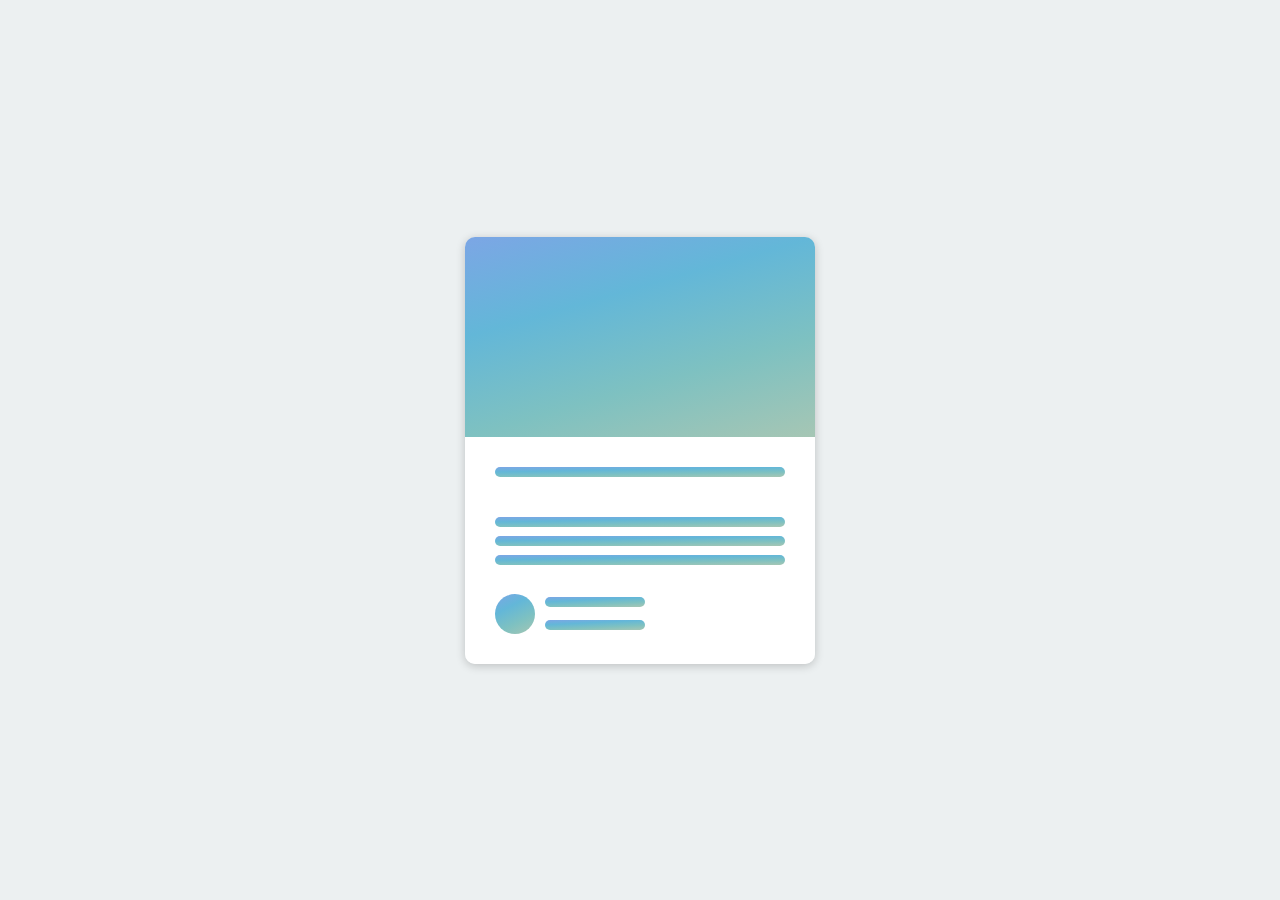
<file: 1-Content-Placeholder-main/index.html>
<!DOCTYPE html>
<html lang="en">
  <head>
    <meta charset="UTF-8" />
    <meta name="viewport" content="width=device-width, initial-scale=1.0" />
    <link rel="stylesheet" href="style.css" />
    <title>Content Placeholder</title>
  </head>
  <body>
    <div class="card">
      <div class="card-header animated-bg" id="header"><!-- <img 
        src="https://images.unsplash.com/photo-1593642532781-03e79bf5bec2?ixlib=rb-4.0.3&ixid=MnwxMjA3fDB8MHxwaG90by1wYWdlfHx8fGVufDB8fHx8&auto=format&fit=crop&w=1376&q=80" 
        alt=""> --></div>

      <div class="card-content">
        <h3 class="card-title animated-bg animated-bg-text" id="title">
        <!--  Lorem ipsum dolor sit amet. -->&nbsp;
        </h3>
        <p class="card-excerpt" id="excerpt">&nbsp;
          <!-- Lorem ipsum dolor sit amet consectetur adipisicing elit. Dolore perferendis -->
          <span class="animated-bg animated-bg-text">&nbsp;</span>
          <span class="animated-bg animated-bg-text">&nbsp;</span>
          <span class="animated-bg animated-bg-text">&nbsp;</span>
        </p>
        <div class="author">
          <div class="profile-img animated-bg" id="profile_img">&nbsp;<!-- <img src="https://images.unsplash.com/photo-1472099645785-5658abf4ff4e?ixlib=rb-4.0.3&ixid=MnwxMjA3fDB8MHxwaG90by1wYWdlfHx8fGVufDB8fHx8&auto=format&fit=crop&w=2070&q=80"> --></div>
          <div class="author-info">
            <strong class="animated-bg animated-bg-text" id="name"
              >&nbsp;<!-- John Doe --></strong
            >
            <small class="animated-bg animated-bg-text" id="date">&nbsp;<!-- Dec 13, 2022 --></small>
          </div>
        </div>
      </div>
    </div>

    <script src="script.js"></script>
  </body>
</html>
</file>
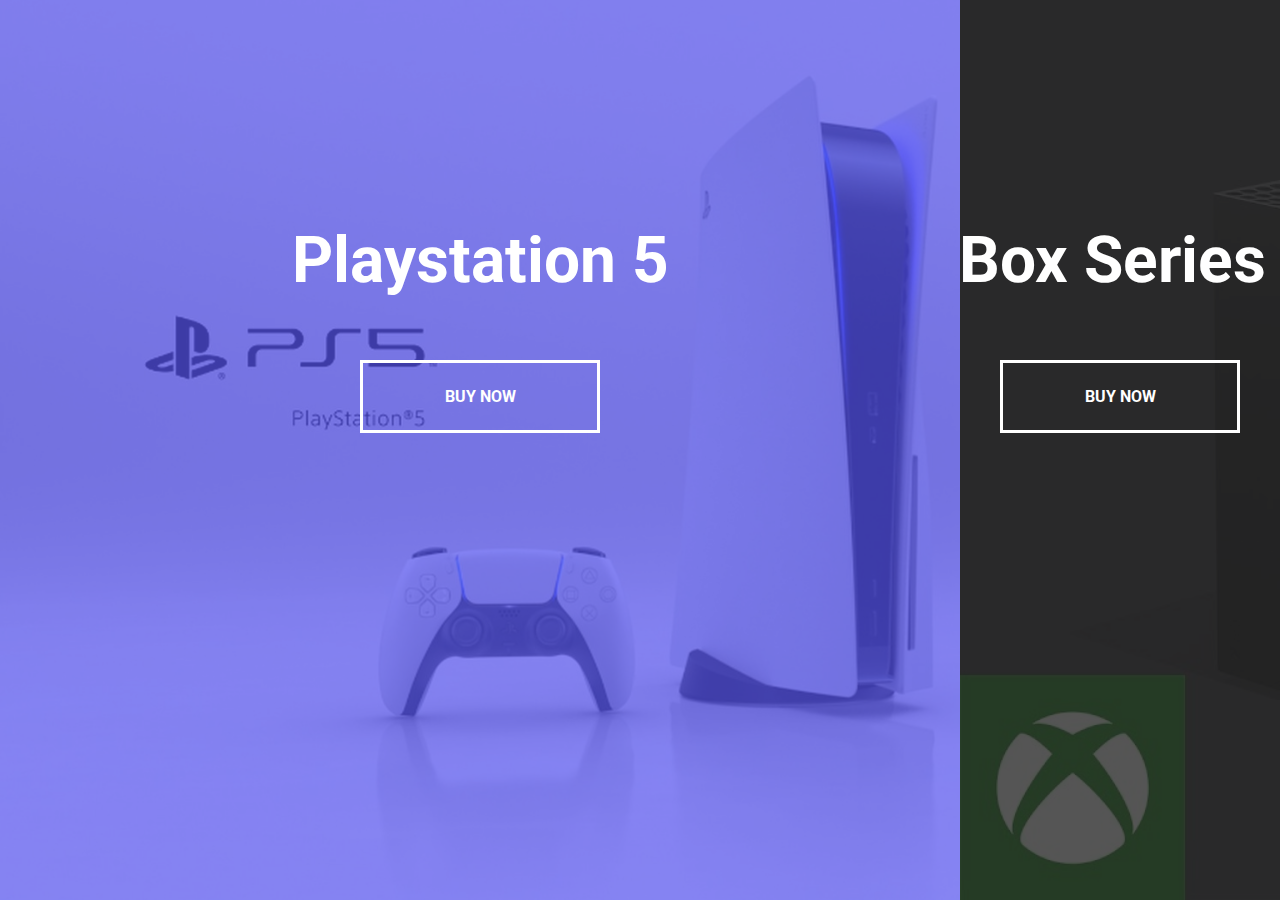
<file: 11-Split-Main/index.html>
<!DOCTYPE html>
<html lang="en">
  <head>
    <meta charset="UTF-8" />
    <meta name="viewport" content="width=device-width, initial-scale=1.0" />
    <link rel="stylesheet" href="style.css" />
    <title>Split Landing Page
    </title>
  </head>
  <body>
    <div class="container">
      <div class="split left">
        <h1>Playstation 5</h1>
        <a href="#" class="btn">Buy Now</a>
      </div>
      <div class="split right">
        <h1>XBox Series X</h1>
        <a href="#" class="btn">Buy Now</a>
      </div>
    </div>

    <script src="script.js"></script>
  </body>
</html>
</file>
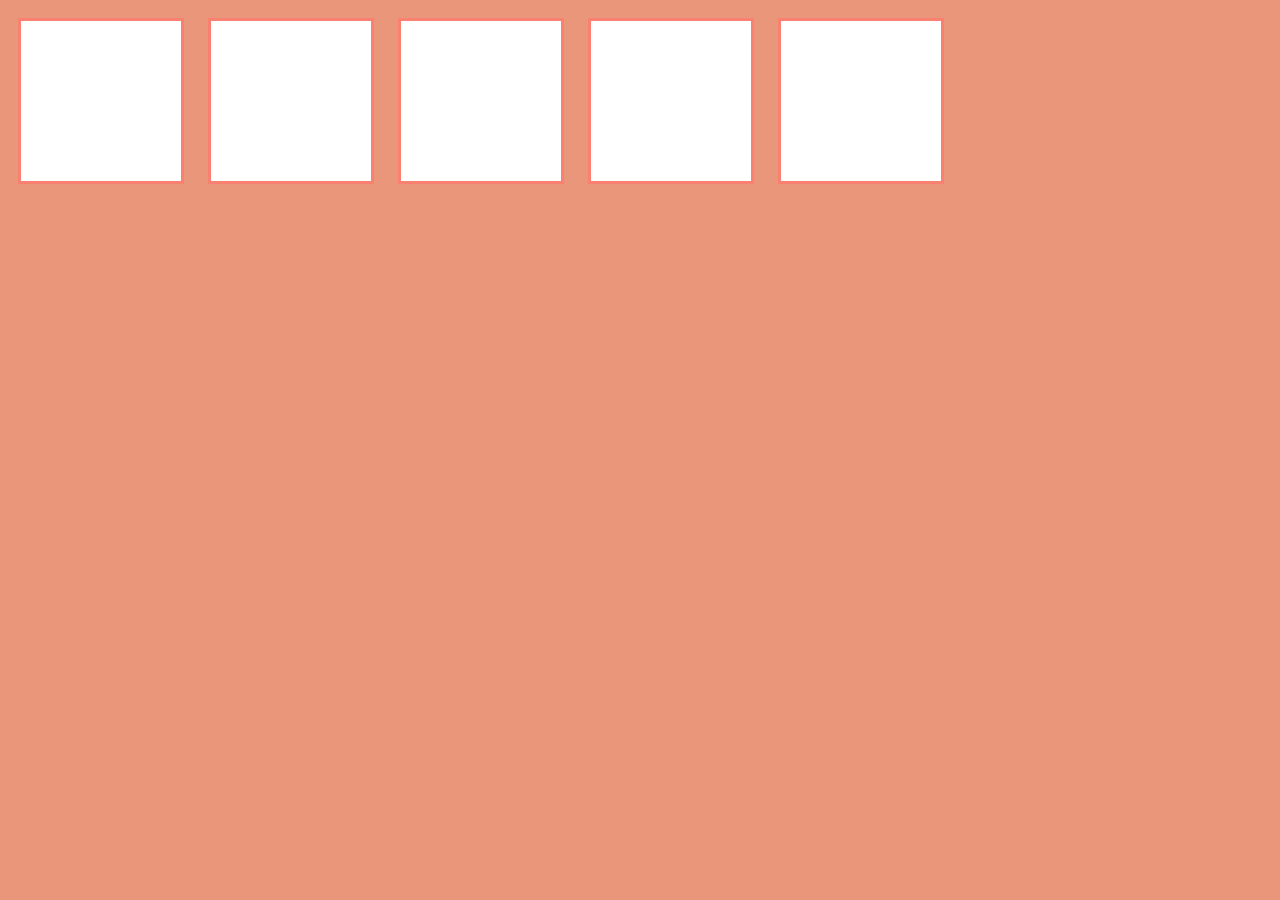
<file: 2-Drag-N-Drop-main/index.html>
<!DOCTYPE html>
<html lang="en">
<head>
    <meta charset="UTF-8">
    <meta http-equiv="X-UA-Compatible" content="IE=edge">
    <meta name="viewport" content="width=device-width, initial-scale=1.0">
    <title>Document</title>
    <link rel="stylesheet" href="style.css">
   <script src="script.js" defer></script>
</head>
<body>
    <div class="empty">
        <div class="fill" draggable="true"> </div>
      </div>
    
      <div class="empty">
      </div>
    
      <div class="empty">
      </div>
    
      <div class="empty">
      </div>
    
      <div class="empty">
      </div>
</body>
</html>
</file>
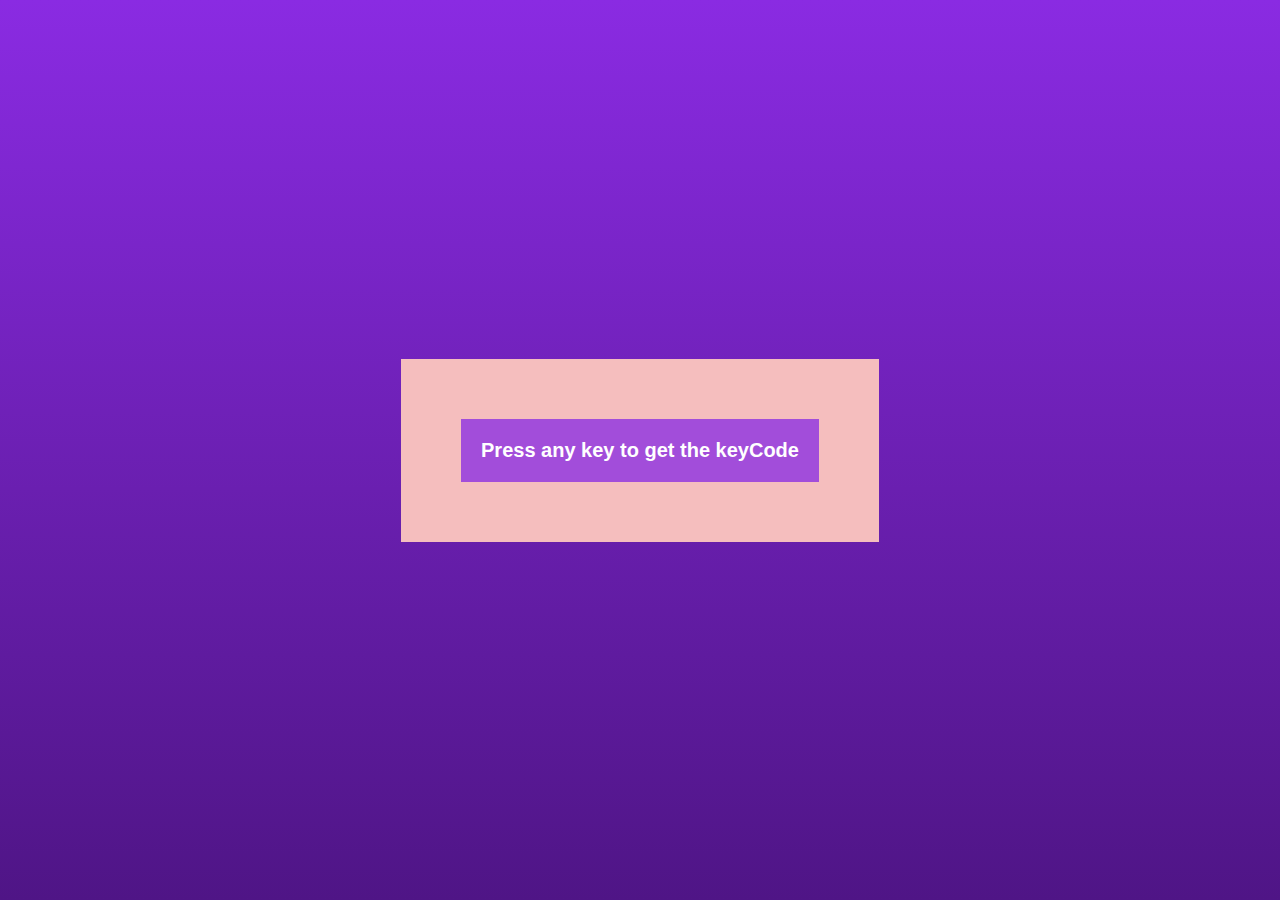
<file: 3-Event-KeyCodes-main/index.html>
<!DOCTYPE html>
<html lang="en">
<head>
    <meta charset="UTF-8">
    <meta http-equiv="X-UA-Compatible" content="IE=edge">
    <meta name="viewport" content="width=device-width, initial-scale=1.0">
    <title>Document</title>
    <link rel="stylesheet" href="style2.css">
    <script src="app.js" defer></script>
</head>
<body>
    <div id="write">
       <div class="key">Press any key to get the keyCode</div> 
    </div>
</body>
</html>
</file>
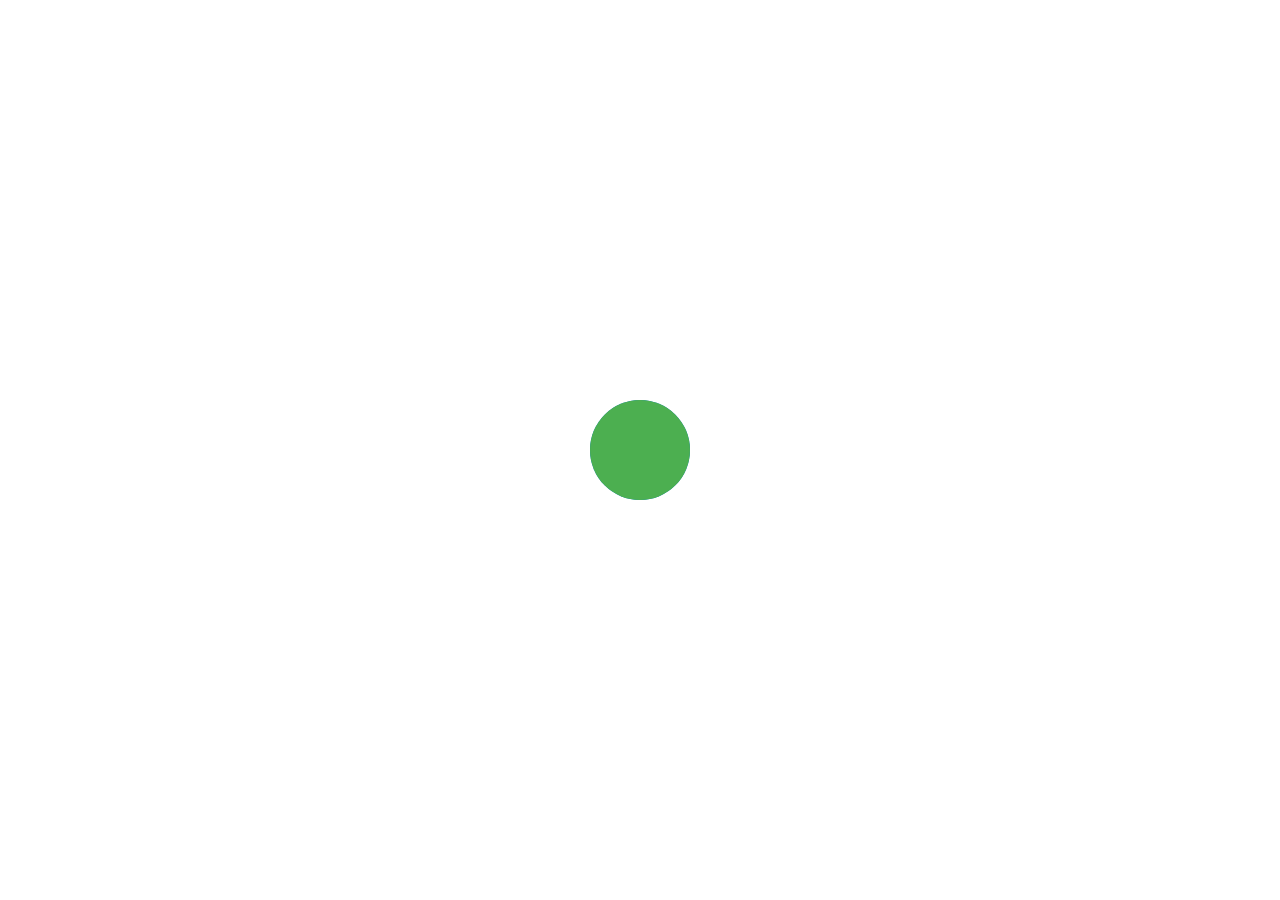
<file: 4-kinetix-loader-main/index.html>
<!DOCTYPE html>
<html lang="en">
<head>
    <meta charset="UTF-8">
    <meta http-equiv="X-UA-Compatible" content="IE=edge">
    <meta name="viewport" content="width=device-width, initial-scale=1.0">
    <title>Kinetix-Loader</title>
    <link rel="stylesheet" href="style.css">
</head>
<body>
    <div class="kinetix-loader"></div>
</body>
</html>
</file>
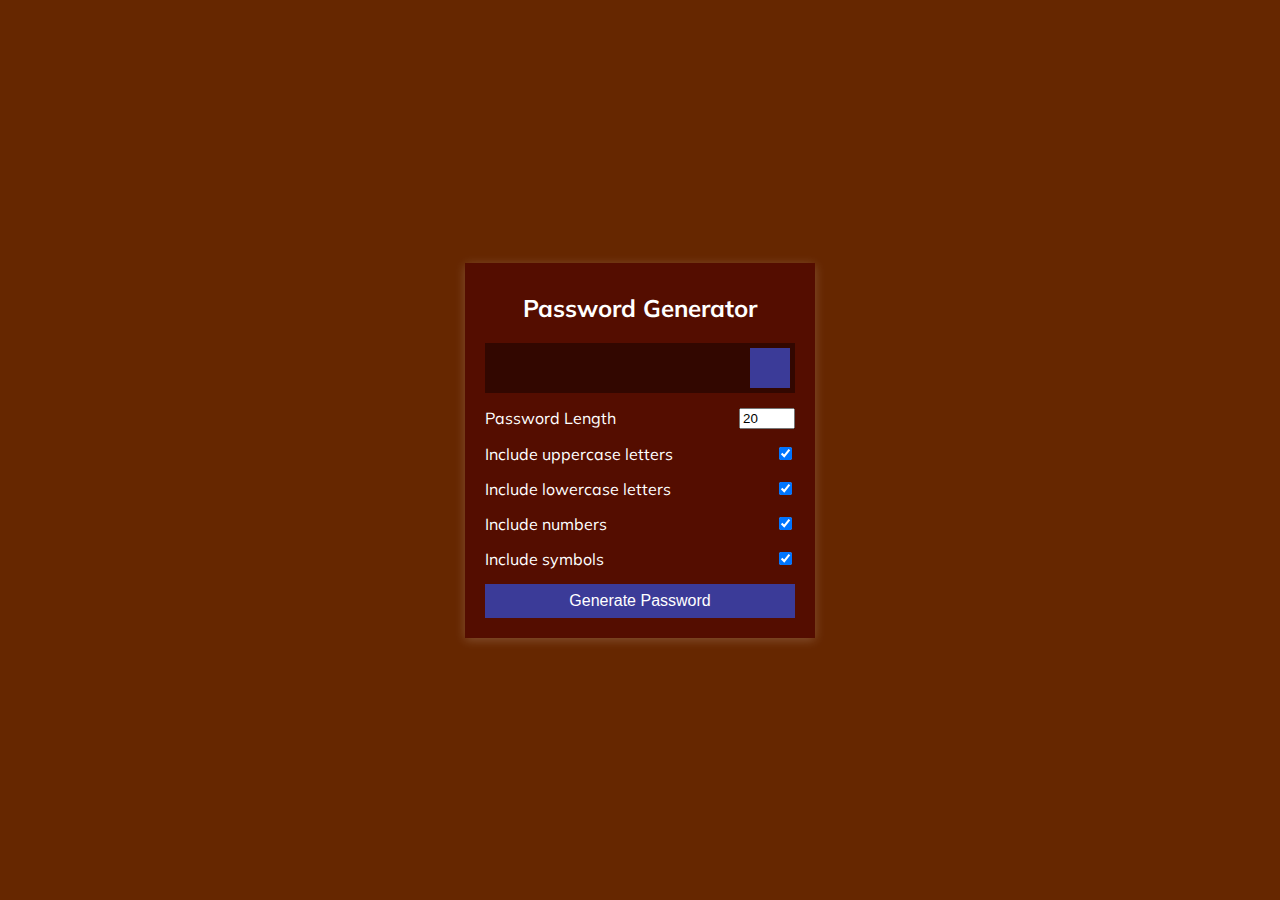
<file: 5-password-generator/index.html>
<!DOCTYPE html>
<html lang="en">
  <head>
    <meta charset="UTF-8" />
    <meta name="viewport" content="width=device-width, initial-scale=1.0" />
    <link rel="stylesheet" href="https://cdnjs.cloudflare.com/ajax/libs/font-awesome/5.14.0/css/all.min.css" integrity="sha512-1PKOgIY59xJ8Co8+NE6FZ+LOAZKjy+KY8iq0G4B3CyeY6wYHN3yt9PW0XpSriVlkMXe40PTKnXrLnZ9+fkDaog==" crossorigin="anonymous" />
    <link rel="stylesheet" href="style.css" />
    <title>Password Generator</title>
  </head>
  <body>
    <div class="container">
      <h2>Password Generator</h2>
      <div class="result-container">
        <span id="result"></span>
        <button class="btn" id="clipboard">
          <i class="far fa-clipboard"></i>
        </button>
      </div>
      <div class="settings">
        <div class="setting">
          <label>Password Length</label>
          <input type="number" id="length" min="4" max="20" value="20">
        </div>
        <div class="setting">
          <label>Include uppercase letters</label>
          <input type="checkbox" id="uppercase" checked>
        </div>
        <div class="setting">
          <label>Include lowercase letters</label>
          <input type="checkbox" id="lowercase" checked>
        </div>
        <div class="setting">
          <label>Include numbers</label>
          <input type="checkbox" id="numbers" checked>
        </div>
        <div class="setting">
          <label>Include symbols</label>
          <input type="checkbox" id="symbols" checked>
        </div>
      </div>

      <button class="btn btn-large" id="generate">
        Generate Password
      </button>
    </div>
    <script src="script.js"></script>
  </body>
</html>
</file>
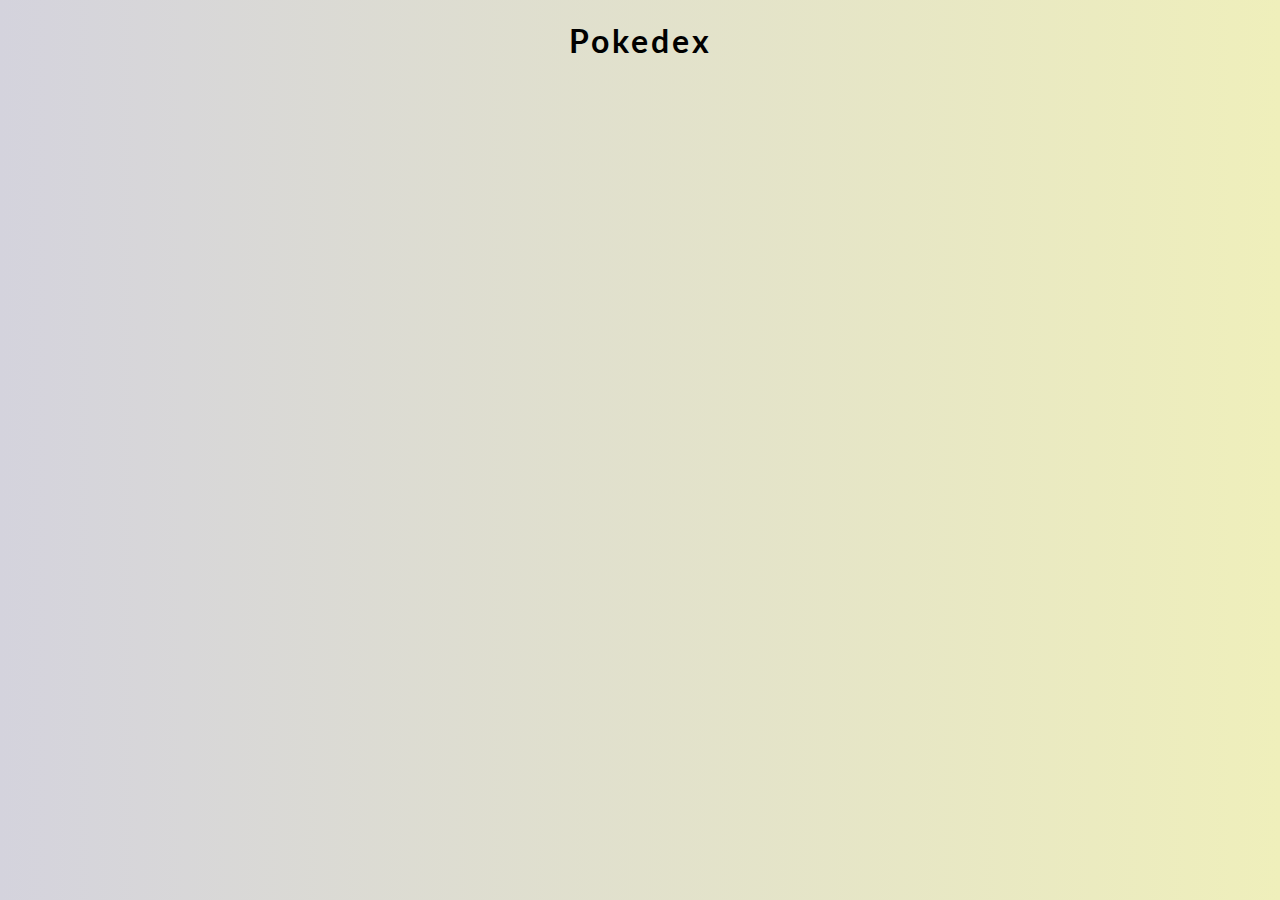
<file: 6-pokedex/index.html>
<!DOCTYPE html>
<html lang="en">
  <head>
    <meta charset="UTF-8" />
    <meta name="viewport" content="width=device-width, initial-scale=1.0" />
    <link rel="stylesheet" href="style.css" />
    <title>Pokedex</title>
  </head>
  <body>
    <h1>Pokedex</h1>
    <div class="poke-container" id="poke-container"></div>
  
    <!-- Design inspired by this Dribbble shot: https://dribbble.com/shots/5611109--Pokemon -->
    <script src="script.js"></script>
  </body>
</html>
</file>
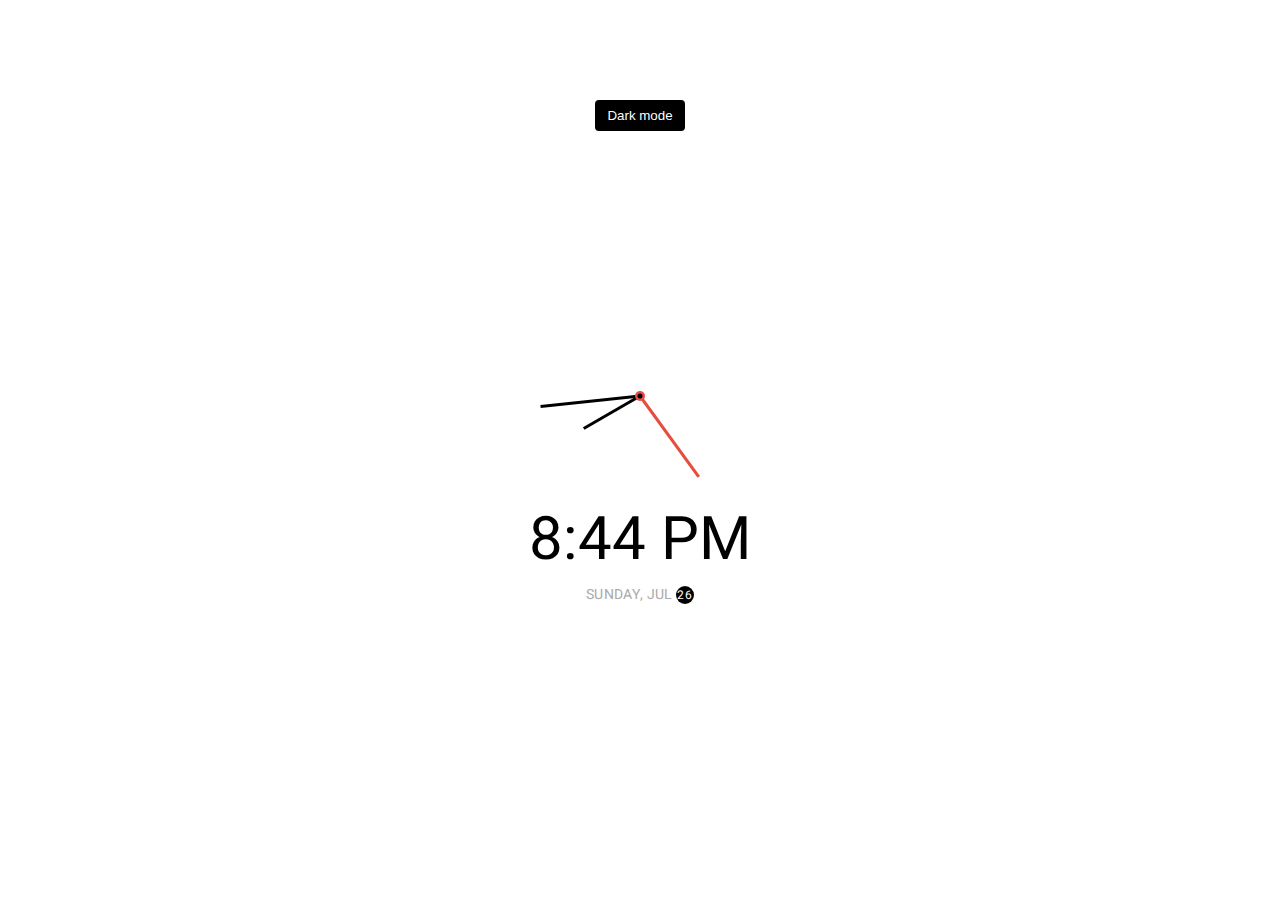
<file: 7-theme-clock/index.html>
<!DOCTYPE html>
<html lang="en">
  <head>
    <meta charset="UTF-8" />
    <meta name="viewport" content="width=device-width, initial-scale=1.0" />
    <link rel="stylesheet" href="style.css" />
    <title>Theme Clock</title>
  </head>
  <body>
    <!-- Inspired by this dribbble shot https://dribbble.com/shots/5958443-Alarm-clock -->

    <button class="toggle">Dark mode</button>

    <div class="clock-container">
      <div class="clock">
        <div class="needle hour"></div>
        <div class="needle minute"></div>
        <div class="needle second"></div>
        <div class="center-point"></div>
      </div>

      <div class="time"></div>
      <div class="date"></div>
    </div>

    <script src="script.js"></script>
  </body>
</html>
</file>
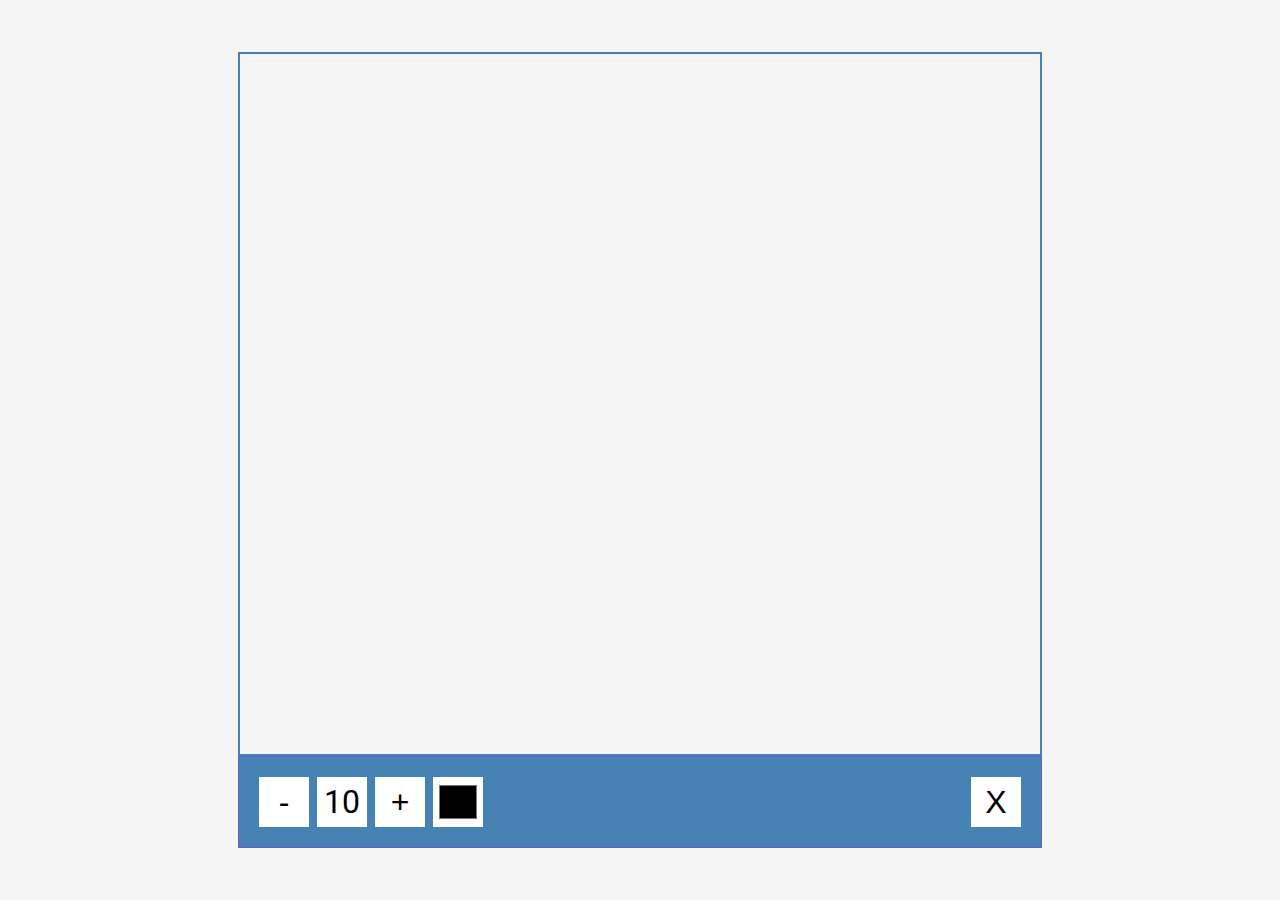
<file: 8-Drawing-App/index.html>
<!DOCTYPE html>
<html lang="en">
  <head>
    <meta charset="UTF-8" />
    <meta name="viewport" content="width=device-width, initial-scale=1.0" />
    <link rel="stylesheet" href="style.css" />
    <title>Drawing App</title>
  </head>
  <body>
    <canvas id="canvas" width="800" height="700"></canvas>
    <div class="toolbox">
      <button id="decrease">-</button>
      <span id="size">10</span>
      <button id="increase">+</button>
      <input type="color" id="color">
      <button id="clear">X</button>
    </div>

    <script src="script.js"></script>
  </body>
</html>
</file>
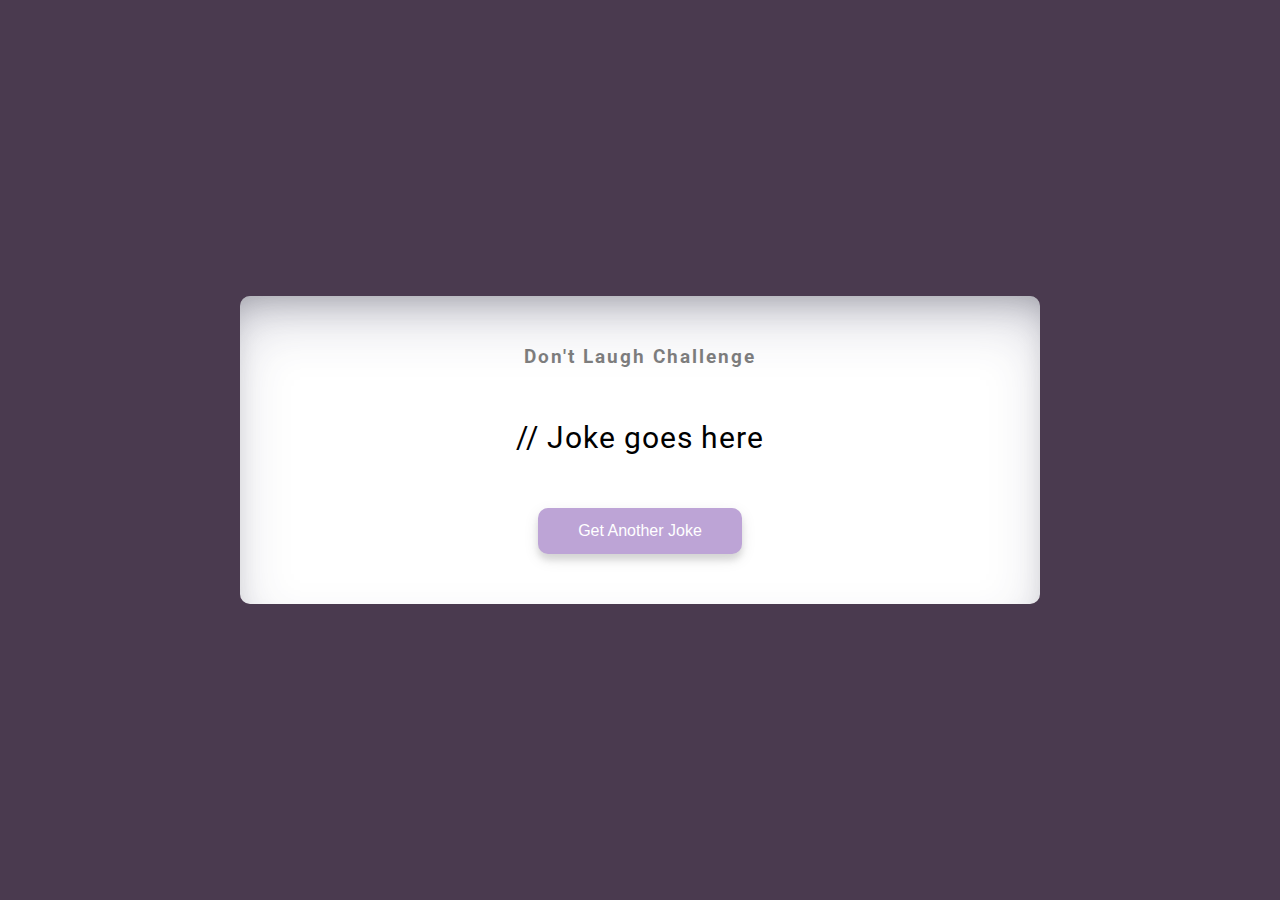
<file: 9-Dad-Jokes/index.html>
<!DOCTYPE html>
<html lang="en">
  <head>
    <meta charset="UTF-8" />
    <meta name="viewport" content="width=device-width, initial-scale=1.0" />
    <link rel="stylesheet" href="style.css" />
    <title>Dad Jokes</title>
  </head>
  <body>
    <div class="container">
      <h3>Don't Laugh Challenge</h3>
      <div id="joke" class="joke">// Joke goes here</div>
      <button id="jokeBtn" class="btn">Get Another Joke</button>
    </div>
    <script src="script.js"></script>
  </body>
</html>
</file>
<file: 1-Content-Placeholder-main/style.css>
@import url('https://fonts.googleapis.com/css2?family=Roboto:wght@400;700&display=swap');

* {
  box-sizing: border-box;
}

body {
  background-color: #ecf0f1;
  font-family: 'Roboto', sans-serif;
  display: flex;
  align-items: center;
  justify-content: center;
  height: 100vh;
  overflow: hidden;
  margin: 0;
}

img {
  max-width: 150%;  
}

 .card {
  box-shadow: 0 2px 10px rgba(0, 0, 0, 0.2);
  border-radius: 10px;
  overflow: hidden;
  width: 350px;
}

.card-header {
  height: 200px;
}

.card-header img {
  object-fit: cover;
  height: 100%;
  width: 100%;
}

.card-content {
  background-color: #fff;
  padding: 30px;
}

.card-title {
  height: 20px;
  margin: 0;
}

.card-excerpt {
  color: #777;
  margin: 10px 0 20px;
}

.author {
  display: flex;
}

.profile-img {
  border-radius: 50%;
  overflow: hidden;   
  height: 40px;
  width: 40px;
}
    
.author-info {  
  display: flex;
  flex-direction: column;
  justify-content: space-around;
  margin-left: 10px;
  width: 100px;
}

.author-info small {
  color: #aaa;
  margin-top: 5px;
}

 .animated-bg {
  background-image: linear-gradient(to right bottom, #7ca6e5, #63b7d8, #7ec1c1, #a6c6b4, #c5c9ba);
  background-size: 200% 100%;
  animation: bgPos 1s linear infinite;
}

.animated-bg-text {
  border-radius: 50px;
  display: inline-block;
  margin: 0;
  height: 10px;
  width: 100%;
}

@keyframes bgPos {
  0%,50%{
    background-position: 50% 0;
  }
   
  100% {
    background-position: -150% 0;
  }
}
</file>
<file: 11-Split-Main/style.css>
@import url('https://fonts.googleapis.com/css2?family=Roboto:wght@400;700&display=swap');

:root {
  --left-bg-color: rgba(87, 84, 236, 0.7);
  --right-bg-color: rgba(43, 43, 43, 0.8);
  --left-btn-hover-color: rgba(87, 84, 236, 1);
  --right-btn-hover-color: rgba(28, 122, 28, 1);
  --hover-width: 75%;
  --other-width: 25%;
  --speed: 1000ms;
}

* {
  box-sizing: border-box;
}

body {
  font-family: 'Roboto', sans-serif;
  height: 100vh;
  overflow: hidden;
  margin: 0;
}

h1 {
  font-size: 4rem;
  color: #fff;
  position: absolute;
  left: 50%;
  top: 20%;
  transform: translateX(-50%);
  white-space: nowrap;
}

.btn {
  position: absolute;
  display: flex;
  align-items: center;
  justify-content: center;
  left: 50%;
  top: 40%;
  transform: translateX(-50%);
  text-decoration: none;
  color: #fff;
  border: #fff solid 0.2rem;
  font-size: 1rem;
  font-weight: bold;
  text-transform: uppercase;
  width: 15rem;
  padding: 1.5rem;
}

.split.left .btn:hover {
  background-color: var(--left-btn-hover-color);
  border-color: var(--left-btn-hover-color);
}

.split.right .btn:hover {
  background-color: var(--right-btn-hover-color);
  border-color: var(--right-btn-hover-color);
}

.container {
  position: relative;
  width: 100%;
  height: 100%;
  background: #333;
}

.split {
  position: absolute;
  width: 50%;
  height: 100%;
  overflow: hidden;
}

.split.left {
  left: 0;
  background: url('img/ps.jpg');
  background-repeat: no-repeat;
  background-size: cover;
}

.split.left::before {
  content: '';
  position: absolute;
  width: 100%;
  height: 100%;
  background-color: var(--left-bg-color);
}

.split.right {
  right: 0;
  background: url('img/xbox.jpg');
  background-repeat: no-repeat;
  background-size: cover;
}

.split.right::before {
  content: '';
  position: absolute;
  width: 100%;
  height: 100%;
  background-color: var(--right-bg-color);
}

.split.right,
.split.left,
.split.right::before,
.split.left::before {
  transition: all var(--speed) ease-in-out;
}

.hover-left .left {
  width: var(--hover-width);
}

.hover-left .right {
  width: var(--other-width);
}

.hover-right .right {
  width: var(--hover-width);
}

.hover-right .left {
  width: var(--other-width);
}

@media (max-width: 800px) {
  h1 {
    font-size: 2rem;
    top: 30%;
  }

  .btn {
    padding: 1.2rem;
    width: 12rem;
  }
}
</file>
<file: 2-Drag-N-Drop-main/style.css>
body {
    background: darksalmon;
  }
  
  .fill {
    background-image: url('https://source.unsplash.com/random/150x150');
    position: relative;
    height: 150px;
    width: 150px;
    top: 5px;
    left: 5px;
    cursor: pointer;
  }
  
  .hold {
    border: solid 5px #ccc;
  }
  
  .empty {
    display: inline-block;
    height: 160px;
    width: 160px;
    margin: 10px;
    border: solid 3px salmon;
    background: white;
  }
  
  .hovered {
    background: #f4f4f4;
    border-style: dashed;
  }
</file>
<file: 3-Event-KeyCodes-main/style2.css>
* {
    box-sizing: border-box;
  }
  
  body {
    height: 100vh;
    font-family: sans-serif;
    display: flex;
    justify-content: center;
    align-items: center;
    text-align: center;
    overflow: hidden;
    margin: 0;
    background: linear-gradient(blueviolet, rgb(79, 21, 134));
  }
  
  #write {
    background: rgb(245, 190, 190);
    padding: 50px;
    display: flex;
    
  }
  
  .key {
    border: 2px solid #ccc;
    background-color: rgba(137, 43, 226, 0.767);
    border: none;
    color: white;
    align-content: center;
    font-size: 20px;
    font-weight: bold;
    padding: 20px;
    margin: 10px;
    min-width: 150px;
    position: relative;
  }
  
  
  .key small {
    position: absolute;
    top: -24px;
    left: 0;
    text-align: center;
    width: 100%;
    color: #555;
    font-size: 14px;
  }
  .key span {
    position: absolute;
    top: -34px;
    left: 0;
    text-align: center;
    width: 100%;
    color: rgb(80, 7, 7);
    font-size: 22px;
  }
</file>
<file: 4-kinetix-loader-main/style.css>
body{
    display: flex;
  align-items: center;
  justify-content: center;
  height: 100vh;
  overflow: hidden;
  margin: 0;
}
.kinetix-loader {
    width: 100px;
    height: 100px;
    margin: 0 auto;
    position: relative;
  }
  
  .kinetix-loader:before,
  .kinetix-loader:after {
    content: "";
    position: absolute;
    border-radius: 50%;
    width: 100%;
    height: 100%;
    animation: kinetix-loader 2s linear infinite;
  }
  
  .kinetix-loader:before {
    top: 0;
    left: 0;
    background-color: #0077c9;
    animation-delay: -1s;
  }
  
  .kinetix-loader:after {
    bottom: 0;
    right: 0;
    background-color: #4caf50;
    animation-delay: -2s;
  }
  
  @keyframes kinetix-loader {
    0% {
      transform: scale(0);
    }
    100% {
      transform: scale(1);
      opacity: 0;
    }
  }
</file>
<file: 5-password-generator/style.css>
@import url('https://fonts.googleapis.com/css?family=Muli&display=swap');

* {
  box-sizing: border-box;
}

body {
  background-color: #662700;
  color: #fff;
  font-family: 'Muli', sans-serif;
  display: flex;
  flex-direction: column;
  align-items: center;
  justify-content: center;
  height: 100vh;
  overflow: hidden;
  padding: 10px;
  margin: 0;
}

h2 {
  margin: 10px 0 20px;
  text-align: center;
}

.container {
  background-color: #540d00;
  box-shadow: 0px 2px 10px rgba(255, 255, 255, 0.2);
  padding: 20px;
  width: 350px;
  max-width: 100%;
}

.result-container {
  background-color: rgba(0, 0, 0, 0.4);
  display: flex;
  justify-content: flex-start;
  align-items: center;
  position: relative;
  font-size: 18px;
  letter-spacing: 1px;
  padding: 12px 10px;
  height: 50px;
  width: 100%;
}

.result-container #result {
  word-wrap: break-word;
  max-width: calc(100% - 40px);
  overflow-y: scroll;
  height: 100%;
}

#result::-webkit-scrollbar {
  width: 1rem;
}

.result-container .btn {
  position: absolute;
  top: 5px;
  right: 5px;
  width: 40px;
  height: 40px;
  font-size: 20px;
}

.btn {
  border: none;
  background-color: #3b3b98;
  color: #fff;
  font-size: 16px;
  padding: 8px 12px;
  cursor: pointer;
}

.btn-large {
  display: block;
  width: 100%;
}

.setting {
  display: flex;
  justify-content: space-between;
  align-items: center;
  margin: 15px 0;
}
</file>
<file: 6-pokedex/style.css>
@import url('https://fonts.googleapis.com/css?family=Lato:300,400&display=swap');

* {
  box-sizing: border-box;
}

body {
  background: #efefbb;
  background: linear-gradient(to right, #d4d3dd, #efefbb);
  font-family: 'Lato', sans-serif;
  display: flex;
  flex-direction: column;
  align-items: center;
  justify-content: center;
  margin: 0;
}

h1 {
  letter-spacing: 3px;
}

.poke-container {
  display: flex;
  flex-wrap: wrap;
  align-items: space-between;
  justify-content: center;
  margin: 0 auto;
  max-width: 1200px;
}

.pokemon {
  background-color: #eee;
  border-radius: 10px;
  box-shadow: 0 3px 15px rgba(100, 100, 100, 0.5);
  margin: 10px;
  padding: 20px;
  text-align: center;
}

.pokemon .img-container {
  background-color: rgba(255, 255, 255, 0.6);
  border-radius: 50%;
  width: 120px;
  height: 120px;
  text-align: center;
}

.pokemon .img-container img {
  max-width: 90%;
  margin-top: 20px;
}

.pokemon .info {
  margin-top: 20px;
}

.pokemon .info .number {
  background-color: rgba(0, 0, 0, 0.1);
  padding: 5px 10px;
  border-radius: 10px;
  font-size: 0.8em;
}

.pokemon .info .name {
  margin: 15px 0 7px;
  letter-spacing: 1px;
}
</file>
<file: 7-theme-clock/style.css>
@import url('https://fonts.googleapis.com/css?family=Heebo:300&display=swap');

* {
  box-sizing: border-box;
}

:root {
  --primary-color: #000;
  --secondary-color: #fff;
}

html {
  transition: all 0.5s ease-in;
}

html.dark {
  --primary-color: #fff;
  --secondary-color: #333;
}

html.dark {
  background-color: #111;
  color: var(--primary-color);
}

body {
  font-family: 'Heebo', sans-serif;
  display: flex;
  align-items: center;
  justify-content: center;
  height: 100vh;
  overflow: hidden;
  margin: 0;
}

.toggle {
  cursor: pointer;
  background-color: var(--primary-color);
  color: var(--secondary-color);
  border: 0;
  border-radius: 4px;
  padding: 8px 12px;
  position: absolute;
  top: 100px;
}

.toggle:focus {
  outline: none;
}

.clock-container {
  display: flex;
  flex-direction: column;
  justify-content: space-between;
  align-items: center;
}

.clock {
  position: relative;
  width: 200px;
  height: 200px;
}

.needle {
  background-color: var(--primary-color);
  position: absolute;
  top: 50%;
  left: 50%;
  height: 65px;
  width: 3px;
  transform-origin: bottom center;
  transition: all 0.5s ease-in;
}

.needle.hour {
  transform: translate(-50%, -100%) rotate(0deg);
}

.needle.minute {
  transform: translate(-50%, -100%) rotate(0deg);
  height: 100px;
}

.needle.second {
  transform: translate(-50%, -100%) rotate(0deg);
  height: 100px;
  background-color: #e74c3c;
}

.center-point {
  background-color: #e74c3c;
  width: 10px;
  height: 10px;
  position: absolute;
  top: 50%;
  left: 50%;
  transform: translate(-50%, -50%);
  border-radius: 50%;
}

.center-point::after {
  content: '';
  background-color: var(--primary-color);
  width: 5px;
  height: 5px;
  position: absolute;
  top: 50%;
  left: 50%;
  transform: translate(-50%, -50%);
  border-radius: 50%;
}

.time {
  font-size: 60px;
}

.date {
  color: #aaa;
  font-size: 14px;
  letter-spacing: 0.3px;
  text-transform: uppercase;
}

.date .circle {
  background-color: var(--primary-color);
  color: var(--secondary-color);
  border-radius: 50%;
  height: 18px;
  width: 18px;
  display: inline-flex;
  align-items: center;
  justify-content: center;
  line-height: 18px;
  transition: all 0.5s ease-in;
  font-size: 12px;
}
</file>
<file: 8-Drawing-App/style.css>
@import url('https://fonts.googleapis.com/css2?family=Roboto:wght@400;700&display=swap');

* {
  box-sizing: border-box;
}

body {
  background-color: #f5f5f5;
  font-family: 'Roboto', sans-serif;
  display: flex;
  flex-direction: column;
  align-items: center;
  justify-content: center;
  height: 100vh;
  margin: 0;
}

canvas {
  border: 2px solid steelblue;
}

.toolbox {
  background-color: steelblue;
  border: 1px solid slateblue;
  display: flex;
  width: 804px;
  padding: 1rem;
}

.toolbox > * {
  background-color: #fff;
  border: none;
  display: inline-flex;
  align-items: center;
  justify-content: center;
  font-size: 2rem;
  height: 50px;
  width: 50px;
  margin: 0.25rem;
  padding: 0.25rem;
  cursor: pointer;
}

.toolbox > *:last-child {
  margin-left: auto;
}
</file>
<file: 9-Dad-Jokes/style.css>
@import url('https://fonts.googleapis.com/css2?family=Roboto:wght@400;700&display=swap');

* {
  box-sizing: border-box;
}

body {
  background-color: #4a3a4f;
  font-family: 'Roboto', sans-serif;
  display: flex;
  flex-direction: column;
  align-items: center;
  justify-content: center;
  height: 100vh;
  overflow: hidden;
  margin: 0;
  padding: 20px;
}

.container {
  background-color: #fff;
  border-radius: 10px;
  box-shadow: rgba(50, 50, 93, 0.25) 0px 30px 60px -12px inset, rgba(0, 0, 0, 0.3) 0px 18px 36px -18px inset;
  padding: 50px 20px;
  text-align: center;
  max-width: 100%;
  width: 800px;
}

h3 {
  margin: 0;
  opacity: 0.5;
  letter-spacing: 2px;
}

.joke {
  font-size: 30px;
  letter-spacing: 1px;
  line-height: 40px;
  margin: 50px auto;
  max-width: 600px;
}

.btn {
  background-color: #bda4d6;
  color: #fff;
  border: 0;
  border-radius: 10px;
  box-shadow: 0 5px 15px rgba(0, 0, 0, 0.1), 0 6px 6px rgba(0, 0, 0, 0.1);
  padding: 14px 40px;
  font-size: 16px;
  cursor: pointer;
}

.btn:active {
  transform: scale(0.98);
}

.btn:focus {
  outline: 0;
}
</file>
